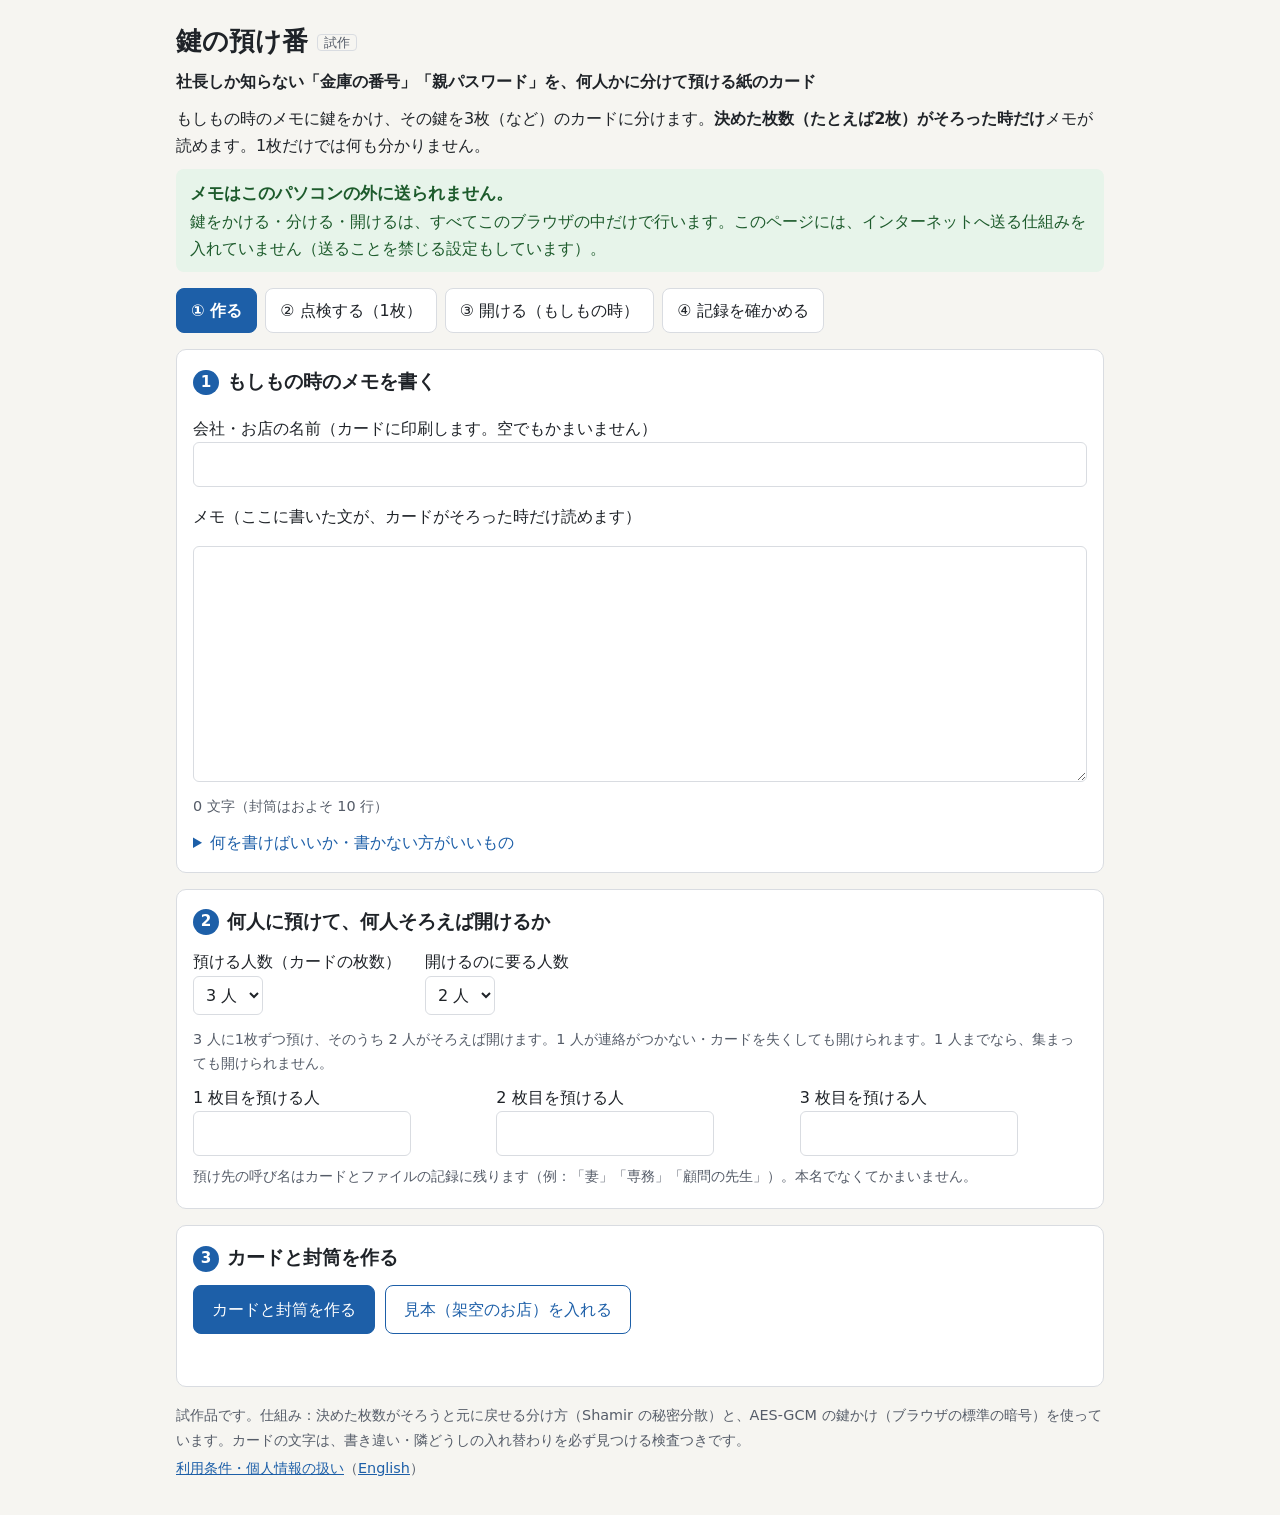
<file: index.html>
<!doctype html>
<html lang="ja">
<head>
<meta charset="utf-8">
<meta http-equiv="Content-Security-Policy" content="default-src 'none'; script-src 'self'; style-src 'self'; img-src data:; connect-src 'none'; base-uri 'none'; form-action 'none'">
<meta name="referrer" content="no-referrer">
<meta name="viewport" content="width=device-width, initial-scale=1">
<title>鍵の預け番（試作）</title>
<link rel="stylesheet" href="style.css">
</head>
<body>
<div class="screen">
<header class="top">
  <h1>鍵の預け番 <span class="tag">試作</span></h1>
  <p class="subtitle">社長しか知らない「金庫の番号」「親パスワード」を、何人かに分けて預ける紙のカード</p>
  <p class="lead">もしもの時のメモに鍵をかけ、その鍵を3枚（など）のカードに分けます。<strong>決めた枚数（たとえば2枚）がそろった時だけ</strong>メモが読めます。1枚だけでは何も分かりません。</p>
  <p class="privacy" role="note"><strong>メモはこのパソコンの外に送られません。</strong>鍵をかける・分ける・開けるは、すべてこのブラウザの中だけで行います。このページには、インターネットへ送る仕組みを入れていません（送ることを禁じる設定もしています）。</p>
</header>

<nav class="tabs" aria-label="使い方を選ぶ">
  <button type="button" class="tab" data-tab="make" aria-pressed="true">① 作る</button>
  <button type="button" class="tab" data-tab="check" aria-pressed="false">② 点検する（1枚）</button>
  <button type="button" class="tab" data-tab="open" aria-pressed="false">③ 開ける（もしもの時）</button>
  <button type="button" class="tab" data-tab="log" aria-pressed="false">④ 記録を確かめる</button>
</nav>

<main>
<!-- ① 作る -->
<section id="tab-make" class="panel">
  <div class="card">
    <h2><span class="num">1</span>もしもの時のメモを書く</h2>
    <p><label for="company">会社・お店の名前（カードに印刷します。空でもかまいません）</label><br>
      <input type="text" id="company" class="wide" maxlength="60" autocomplete="off"></p>
    <p><label for="memo">メモ（ここに書いた文が、カードがそろった時だけ読めます）</label></p>
    <textarea id="memo" rows="8" class="wide" spellcheck="false" autocomplete="off"></textarea>
    <p class="small" id="memo-count" aria-live="polite"></p>
    <details class="hint">
      <summary>何を書けばいいか・書かない方がいいもの</summary>
      <ul>
        <li><strong>書くとよいもの：</strong>パスワード管理アプリの「親パスワード」、金庫の番号、ホームページ（ドメイン）の管理会社とログインの場所、会社のメールの管理者の入り方、大事な書類の置き場所、連絡する人（顧問の先生・取引先）。</li>
        <li><strong>短く書く：</strong>もしもの時、封筒の文字を打ち直すことがあります。長いほど大変です。細かいことは「置き場所」だけ書き、本体はパスワード管理アプリや金庫に置くのがおすすめです。</li>
        <li><strong>銀行のネットバンキングのパスワード：</strong>銀行の決まり（規約）で、他の人に知らせる・管理を任せると補償の対象外になる例があります。書く前に取引銀行の規約を確かめてください。代わりに「取引銀行と支店、担当の方の連絡先、窓口での手続きが要ること」を書く方法があります。</li>
        <li>このメモは法律上の遺言や、契約の書類にはなりません。</li>
      </ul>
    </details>
  </div>

  <div class="card">
    <h2><span class="num">2</span>何人に預けて、何人そろえば開けるか</h2>
    <div class="row-opts">
      <p><label for="n">預ける人数（カードの枚数）</label><br><select id="n"></select></p>
      <p><label for="k">開けるのに要る人数</label><br><select id="k"></select></p>
    </div>
    <p class="small" id="nk-explain"></p>
    <div id="holders" class="holders"></div>
    <p class="small">預け先の呼び名はカードとファイルの記録に残ります（例：「妻」「専務」「顧問の先生」）。本名でなくてかまいません。</p>
  </div>

  <div class="card">
    <h2><span class="num">3</span>カードと封筒を作る</h2>
    <div class="btns">
      <button type="button" class="btn primary" id="make">カードと封筒を作る</button>
      <button type="button" class="btn" id="sample">見本（架空のお店）を入れる</button>
    </div>
    <p id="make-msg" class="msg" role="status" aria-live="polite"></p>
    <div id="made" hidden>
      <div class="summary" id="made-summary"></div>
      <div class="btns">
        <button type="button" class="btn primary" id="print-btn">カードを印刷する</button>
        <button type="button" class="btn" id="save">ファイル（封筒と記録）を保存する</button>
        <button type="button" class="btn" id="clear">画面から消す</button>
      </div>
      <ol class="todo">
        <li>カードを印刷し、<strong>1枚ずつ別の人に</strong>渡します（同じ人・同じ場所に2枚置かない）。</li>
        <li>ファイルは持ち主の手元（USBメモリなど）にも保存します。封筒は各カードにも印刷されているので、ファイルを失くしても開けられます。</li>
        <li>年に1回、預けた人に「② 点検する」でカードが読めるか確かめてもらうと安心です。</li>
        <li>終わったら、このページを閉じてください（メモは画面にしか残っていません）。</li>
      </ol>
      <details class="hint"><summary>作ったカードを画面で見る</summary><div id="made-cards"></div></details>
    </div>
  </div>
</section>

<!-- ② 点検 -->
<section id="tab-check" class="panel" hidden>
  <div class="card">
    <h2><span class="num">1</span>カード1枚を打ち込む</h2>
    <p class="small">預かった人が、カードがちゃんと読めるかを確かめます。<strong>1枚では何も開きません</strong>（中身は分かりません）。</p>
    <textarea id="check-code" rows="3" class="wide code" spellcheck="false" autocomplete="off" aria-label="カードの文字"></textarea>
    <p class="small">ファイル（封筒と記録）があれば、どの預け先のカードかも分かります：
      <label class="btn small-btn" for="check-file">ファイルを選ぶ</label><input type="file" id="check-file" class="visually-hidden" accept=".txt,text/plain">
      <span id="check-file-name"></span></p>
    <div class="btns"><button type="button" class="btn primary" id="check">確かめる</button></div>
    <div id="check-result" class="msg" role="status" aria-live="polite"></div>
    <div id="check-log" hidden>
      <p><label for="check-who">点検した人</label><br><input type="text" id="check-who" maxlength="40" autocomplete="off"></p>
      <button type="button" class="btn" id="check-save">点検したことを記録に足して保存する</button>
    </div>
  </div>
</section>

<!-- ③ 開ける -->
<section id="tab-open" class="panel" hidden>
  <div class="card">
    <h2><span class="num">1</span>カードを打ち込む</h2>
    <p class="small">そろったカードを1枚ずつ入れてください。小文字・全角でもかまいません。「O（オー）」は「0」、「I」「L」は「1」として読みます。</p>
    <div id="open-codes"></div>
    <button type="button" class="link" id="open-add">＋ 欄を増やす</button>
  </div>
  <div class="card">
    <h2><span class="num">2</span>封筒の文字を入れる</h2>
    <p class="small">カードの下に印刷した「封筒」の行（「01:」で始まる行）を全部入れるか、保存したファイルを選んでください。</p>
    <p><label class="btn small-btn" for="open-file">ファイルを選ぶ</label><input type="file" id="open-file" class="visually-hidden" accept=".txt,text/plain"> <span id="open-file-name"></span></p>
    <textarea id="open-env" rows="8" class="wide code" spellcheck="false" autocomplete="off" aria-label="封筒の文字"></textarea>
    <div class="btns"><button type="button" class="btn primary" id="open">開ける</button></div>
    <div id="open-msg" class="msg" role="status" aria-live="polite"></div>
    <div id="opened" hidden>
      <div class="memo-out" id="opened-memo"></div>
      <p class="warn">開けたカードは、何人かの目に触れました。落ち着いたら、新しい組を作り直してください（古いカードは捨てる）。</p>
      <div id="open-log" hidden>
        <p><label for="open-who">開けた人</label><br><input type="text" id="open-who" maxlength="40" autocomplete="off"></p>
        <button type="button" class="btn" id="open-save">開けたことを記録に足して保存する</button>
      </div>
      <button type="button" class="btn" id="open-clear">画面から消す</button>
    </div>
  </div>
</section>

<!-- ④ 記録 -->
<section id="tab-log" class="panel" hidden>
  <div class="card">
    <h2><span class="num">1</span>ファイルを選ぶ</h2>
    <p><label class="btn small-btn" for="log-file">ファイルを選ぶ</label><input type="file" id="log-file" class="visually-hidden" accept=".txt,text/plain"> <span id="log-file-name"></span></p>
    <p><label for="log-anchor">カードに印刷した「記録の印」（あれば。例：76C3-CC45）</label><br><input type="text" id="log-anchor" maxlength="12" autocomplete="off"></p>
    <div class="btns"><button type="button" class="btn primary" id="log-check">確かめる</button></div>
    <div id="log-msg" class="msg" role="status" aria-live="polite"></div>
    <div id="log-table"></div>
    <p class="small">記録は1行ずつ前の行とつながっています。途中の行を書き換える・消すと分かります。ただし、ファイルを持つ人が全部を作り直すと、カードに印刷した最初の行より後ろは見分けられません。点検のたびに「最新の印」をカードの余白に手書きしておくと、そこまでは守れます。</p>
  </div>
</section>
</main>

<footer class="foot">
  <p class="small">試作品です。仕組み：決めた枚数がそろうと元に戻せる分け方（Shamir の秘密分散）と、AES-GCM の鍵かけ（ブラウザの標準の暗号）を使っています。カードの文字は、書き違い・隣どうしの入れ替わりを必ず見つける検査つきです。</p>
  <p class="small"><a href="terms.html">利用条件・個人情報の扱い</a>（<a href="terms-en.html" lang="en">English</a>）</p>
</footer>
</div>

<!-- 印刷用（画面には出さない） -->
<div id="print-area" class="print-only" aria-hidden="true"></div>

<script src="engine.js"></script>
<script src="app.js"></script>
</body>
</html>
</file>
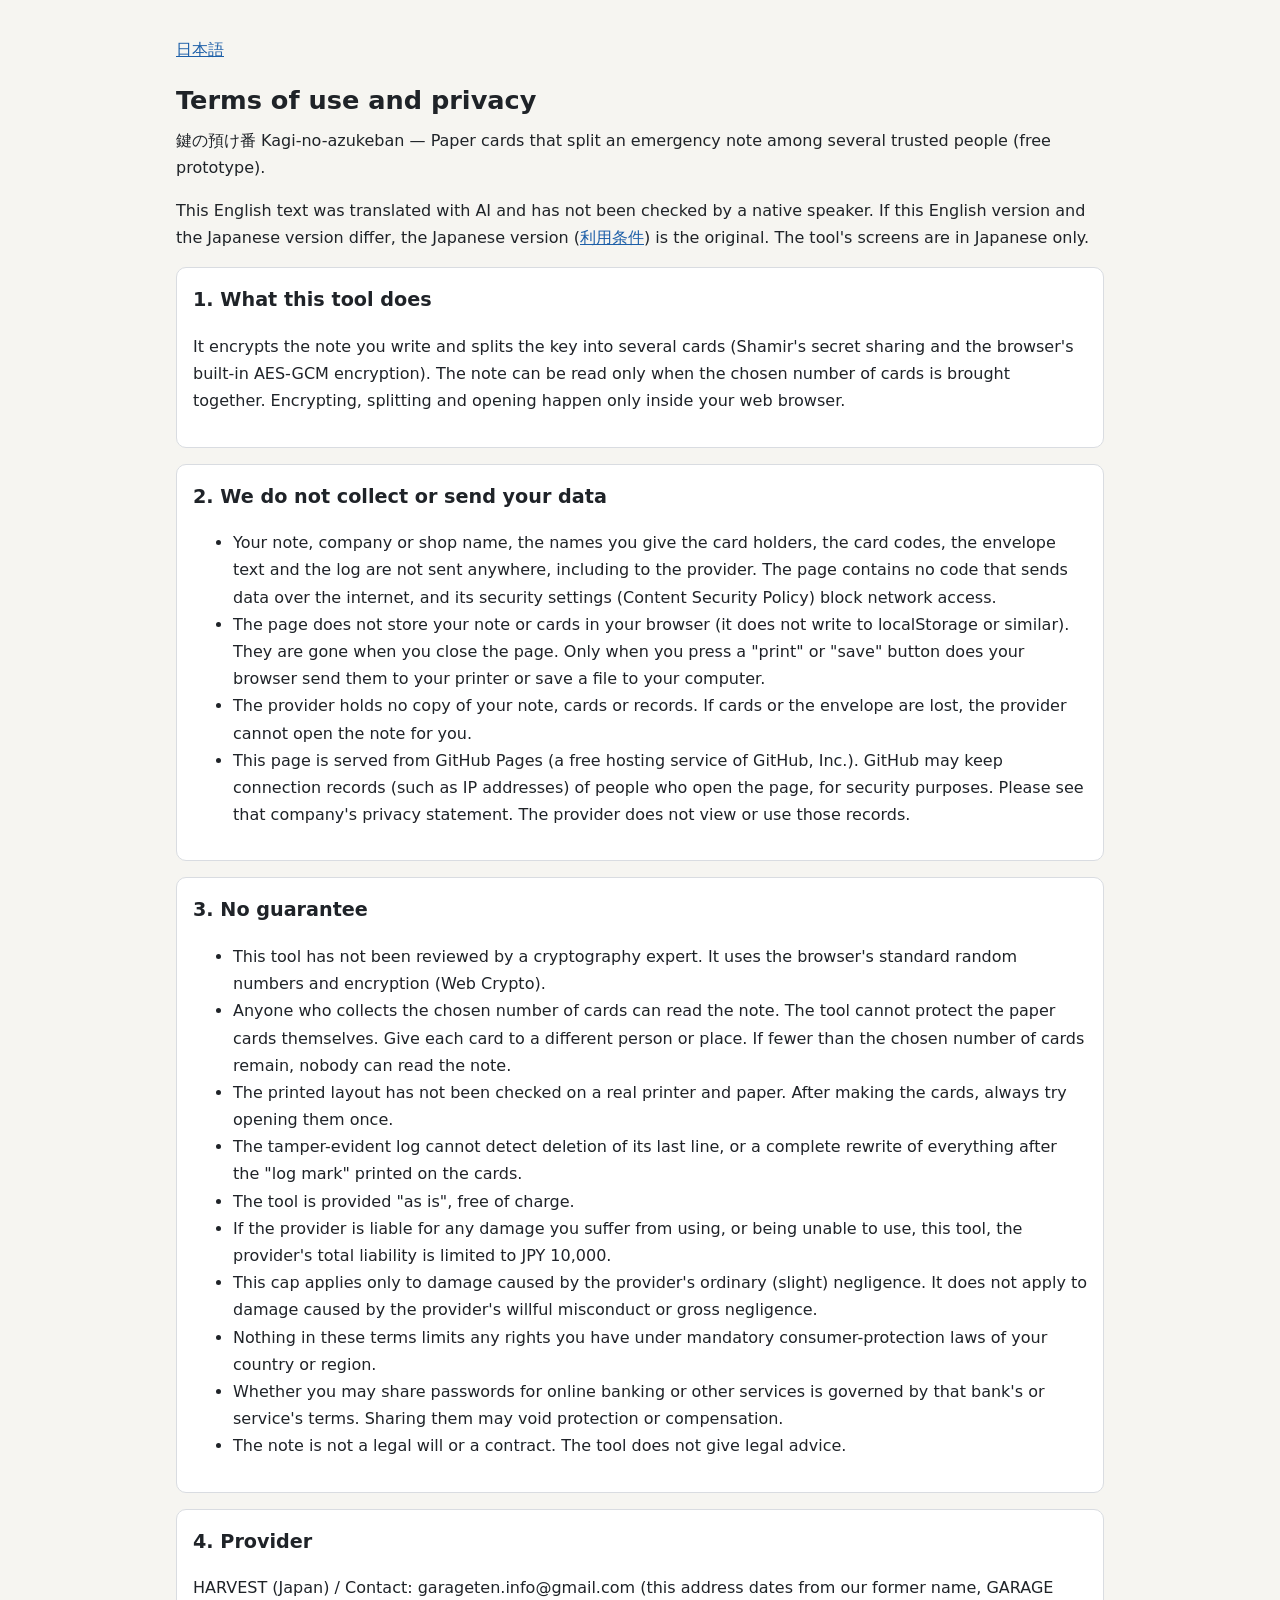
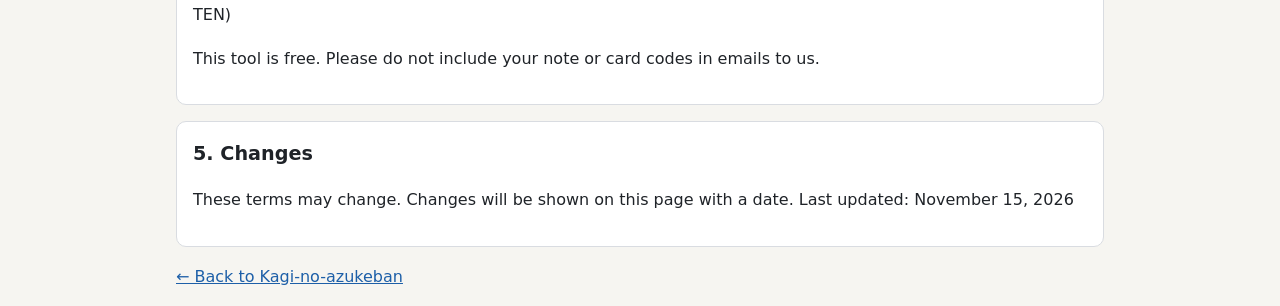
<file: terms-en.html>
<!doctype html>
<html lang="en">
<head>
<meta charset="utf-8">
<meta name="viewport" content="width=device-width, initial-scale=1">
<meta http-equiv="Content-Security-Policy" content="default-src 'none'; style-src 'self'; img-src data:; base-uri 'none'; form-action 'none'">
<meta name="referrer" content="no-referrer">
<title>Kagi-no-azukeban terms</title>
<link rel="stylesheet" href="style.css">
</head>
<body>
<header class="top">
  <p><a href="terms.html" lang="ja">日本語</a></p>
  <h1>Terms of use and privacy</h1>
  <p class="lead">鍵の預け番 Kagi-no-azukeban — Paper cards that split an emergency note among several trusted people (free prototype).</p>
  <p>This English text was translated with AI and has not been checked by a native speaker. If this English version and the Japanese version differ, the Japanese version (<a href="terms.html">利用条件</a>) is the original. The tool's screens are in Japanese only.</p>
</header>
<main>
  <section class="card">
    <h2>1. What this tool does</h2>
    <p>It encrypts the note you write and splits the key into several cards (Shamir's secret sharing and the browser's built-in AES-GCM encryption). The note can be read only when the chosen number of cards is brought together. Encrypting, splitting and opening happen only inside your web browser.</p>
  </section>
  <section class="card">
    <h2>2. We do not collect or send your data</h2>
    <ul>
      <li>Your note, company or shop name, the names you give the card holders, the card codes, the envelope text and the log are not sent anywhere, including to the provider. The page contains no code that sends data over the internet, and its security settings (Content Security Policy) block network access.</li>
      <li>The page does not store your note or cards in your browser (it does not write to localStorage or similar). They are gone when you close the page. Only when you press a "print" or "save" button does your browser send them to your printer or save a file to your computer.</li>
      <li>The provider holds no copy of your note, cards or records. If cards or the envelope are lost, the provider cannot open the note for you.</li>
      <li>This page is served from GitHub Pages (a free hosting service of GitHub, Inc.). GitHub may keep connection records (such as IP addresses) of people who open the page, for security purposes. Please see that company's privacy statement. The provider does not view or use those records.</li>
    </ul>
  </section>
  <section class="card">
    <h2>3. No guarantee</h2>
    <ul>
      <li>This tool has not been reviewed by a cryptography expert. It uses the browser's standard random numbers and encryption (Web Crypto).</li>
      <li>Anyone who collects the chosen number of cards can read the note. The tool cannot protect the paper cards themselves. Give each card to a different person or place. If fewer than the chosen number of cards remain, nobody can read the note.</li>
      <li>The printed layout has not been checked on a real printer and paper. After making the cards, always try opening them once.</li>
      <li>The tamper-evident log cannot detect deletion of its last line, or a complete rewrite of everything after the "log mark" printed on the cards.</li>
      <li>The tool is provided "as is", free of charge.</li>
      <li>If the provider is liable for any damage you suffer from using, or being unable to use, this tool, the provider's total liability is limited to JPY 10,000.</li>
      <li>This cap applies only to damage caused by the provider's ordinary (slight) negligence. It does not apply to damage caused by the provider's willful misconduct or gross negligence.</li>
      <li>Nothing in these terms limits any rights you have under mandatory consumer-protection laws of your country or region.</li>
      <li>Whether you may share passwords for online banking or other services is governed by that bank's or service's terms. Sharing them may void protection or compensation.</li>
      <li>The note is not a legal will or a contract. The tool does not give legal advice.</li>
    </ul>
  </section>
  <section class="card">
    <h2>4. Provider</h2>
    <p>HARVEST (Japan) / Contact: garageten.info@gmail.com (this address dates from our former name, GARAGE TEN)</p>
    <p>This tool is free. Please do not include your note or card codes in emails to us.</p>
  </section>
  <section class="card">
    <h2>5. Changes</h2>
    <p>These terms may change. Changes will be shown on this page with a date. Last updated: November 15, 2026</p>
  </section>
  <p><a href="index.html">← Back to Kagi-no-azukeban</a></p>
</main>
</body>
</html>
</file>
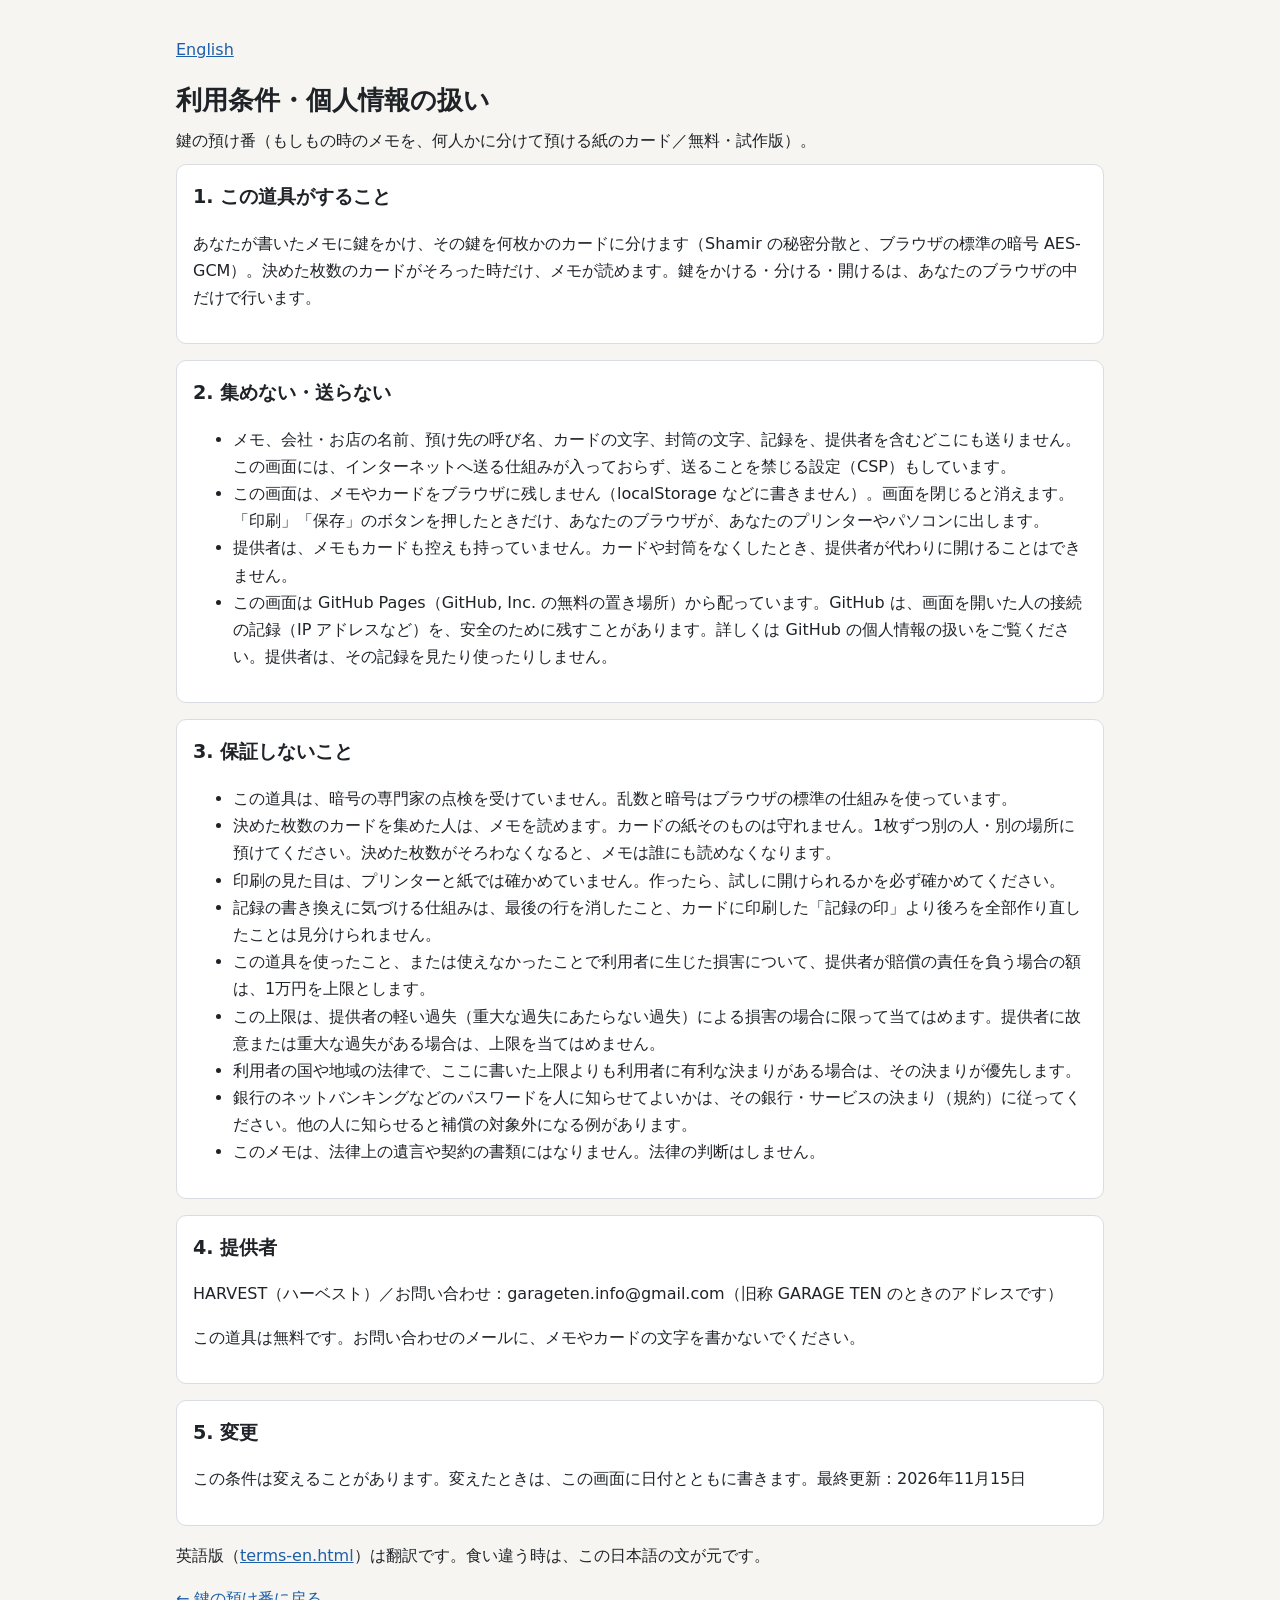
<file: terms.html>
<!doctype html>
<html lang="ja">
<head>
<meta charset="utf-8">
<meta name="viewport" content="width=device-width, initial-scale=1">
<meta http-equiv="Content-Security-Policy" content="default-src 'none'; style-src 'self'; img-src data:; base-uri 'none'; form-action 'none'">
<meta name="referrer" content="no-referrer">
<title>利用条件・個人情報の扱い</title>
<link rel="stylesheet" href="style.css">
</head>
<body>
<header class="top">
  <p><a href="terms-en.html" lang="en">English</a></p>
  <h1>利用条件・個人情報の扱い</h1>
  <p class="lead">鍵の預け番（もしもの時のメモを、何人かに分けて預ける紙のカード／無料・試作版）。</p>
</header>
<main>
  <section class="card">
    <h2>1. この道具がすること</h2>
    <p>あなたが書いたメモに鍵をかけ、その鍵を何枚かのカードに分けます（Shamir の秘密分散と、ブラウザの標準の暗号 AES-GCM）。決めた枚数のカードがそろった時だけ、メモが読めます。鍵をかける・分ける・開けるは、あなたのブラウザの中だけで行います。</p>
  </section>
  <section class="card">
    <h2>2. 集めない・送らない</h2>
    <ul>
      <li>メモ、会社・お店の名前、預け先の呼び名、カードの文字、封筒の文字、記録を、提供者を含むどこにも送りません。この画面には、インターネットへ送る仕組みが入っておらず、送ることを禁じる設定（CSP）もしています。</li>
      <li>この画面は、メモやカードをブラウザに残しません（localStorage などに書きません）。画面を閉じると消えます。「印刷」「保存」のボタンを押したときだけ、あなたのブラウザが、あなたのプリンターやパソコンに出します。</li>
      <li>提供者は、メモもカードも控えも持っていません。カードや封筒をなくしたとき、提供者が代わりに開けることはできません。</li>
      <li>この画面は GitHub Pages（GitHub, Inc. の無料の置き場所）から配っています。GitHub は、画面を開いた人の接続の記録（IP アドレスなど）を、安全のために残すことがあります。詳しくは GitHub の個人情報の扱いをご覧ください。提供者は、その記録を見たり使ったりしません。</li>
    </ul>
  </section>
  <section class="card">
    <h2>3. 保証しないこと</h2>
    <ul>
      <li>この道具は、暗号の専門家の点検を受けていません。乱数と暗号はブラウザの標準の仕組みを使っています。</li>
      <li>決めた枚数のカードを集めた人は、メモを読めます。カードの紙そのものは守れません。1枚ずつ別の人・別の場所に預けてください。決めた枚数がそろわなくなると、メモは誰にも読めなくなります。</li>
      <li>印刷の見た目は、プリンターと紙では確かめていません。作ったら、試しに開けられるかを必ず確かめてください。</li>
      <li>記録の書き換えに気づける仕組みは、最後の行を消したこと、カードに印刷した「記録の印」より後ろを全部作り直したことは見分けられません。</li>
      <li>この道具を使ったこと、または使えなかったことで利用者に生じた損害について、提供者が賠償の責任を負う場合の額は、1万円を上限とします。</li>
      <li>この上限は、提供者の軽い過失（重大な過失にあたらない過失）による損害の場合に限って当てはめます。提供者に故意または重大な過失がある場合は、上限を当てはめません。</li>
      <li>利用者の国や地域の法律で、ここに書いた上限よりも利用者に有利な決まりがある場合は、その決まりが優先します。</li>
      <li>銀行のネットバンキングなどのパスワードを人に知らせてよいかは、その銀行・サービスの決まり（規約）に従ってください。他の人に知らせると補償の対象外になる例があります。</li>
      <li>このメモは、法律上の遺言や契約の書類にはなりません。法律の判断はしません。</li>
    </ul>
  </section>
  <section class="card">
    <h2>4. 提供者</h2>
    <p>HARVEST（ハーベスト）／お問い合わせ：garageten.info@gmail.com（旧称 GARAGE TEN のときのアドレスです）</p>
    <p>この道具は無料です。お問い合わせのメールに、メモやカードの文字を書かないでください。</p>
  </section>
  <section class="card">
    <h2>5. 変更</h2>
    <p>この条件は変えることがあります。変えたときは、この画面に日付とともに書きます。最終更新：2026年11月15日</p>
  </section>
  <p>英語版（<a href="terms-en.html">terms-en.html</a>）は翻訳です。食い違う時は、この日本語の文が元です。</p>
  <p><a href="index.html">← 鍵の預け番に戻る</a></p>
</main>
</body>
</html>
</file>
<file: style.css>
:root {
  --bg: #f6f5f1;
  --card: #ffffff;
  --ink: #1f2328;
  --sub: #555c68;
  --line: #d9dce1;
  --accent: #1d5fa8;
  --accent-ink: #ffffff;
  --ok-bg: #e7f4ea;
  --ok-ink: #1d5b2c;
  --err-bg: #fde8e8;
  --err-ink: #8a1c1c;
  --warn-bg: #fff4d6;
  --warn-ink: #5c4200;
  --code-bg: #f1f3f6;
}
@media (prefers-color-scheme: dark) {
  :root {
    --bg: #17191c;
    --card: #22252a;
    --ink: #e9eaec;
    --sub: #b0b6c0;
    --line: #3a3f46;
    --accent: #6aa5ec;
    --accent-ink: #0d1a2b;
    --ok-bg: #1c3523;
    --ok-ink: #b8e6c3;
    --err-bg: #4a1f1f;
    --err-ink: #ffd0d0;
    --warn-bg: #3d3110;
    --warn-ink: #ffe7a8;
    --code-bg: #2b2f35;
  }
}

* { box-sizing: border-box; }
[hidden] { display: none !important; }
html { -webkit-text-size-adjust: 100%; }
body {
  margin: 0; background: var(--bg); color: var(--ink);
  font-family: "Hiragino Sans", "Hiragino Kaku Gothic ProN", "Yu Gothic UI", "Yu Gothic", Meiryo, system-ui, sans-serif;
  font-size: 16px; line-height: 1.7;
}
.top, main, .foot, .tabs { max-width: 960px; margin: 0 auto; padding: 0 16px; }
.top { padding-top: 20px; }
h1 { font-size: 1.6rem; margin: 0 0 4px; }
h2 { font-size: 1.2rem; margin: 0 0 10px; display: flex; align-items: center; gap: 8px; }
.tag { font-size: .8rem; font-weight: normal; border: 1px solid var(--line); border-radius: 4px; padding: 0 6px; color: var(--sub); vertical-align: middle; }
.subtitle { margin: 0 0 10px; font-weight: 700; }
.lead { margin: 0 0 10px; }
.privacy { background: var(--ok-bg); color: var(--ok-ink); border-radius: 8px; padding: 10px 14px; margin: 0 0 16px; }
.privacy strong { display: block; font-size: 1.05rem; }

.tabs { display: flex; flex-wrap: wrap; gap: 8px; margin-bottom: 16px; }
.tab { font: inherit; cursor: pointer; border: 1px solid var(--line); background: var(--card); color: var(--ink); border-radius: 8px; padding: 8px 14px; min-height: 44px; }
.tab[aria-pressed="true"] { border-color: var(--accent); background: var(--accent); color: var(--accent-ink); font-weight: 700; }

.card { background: var(--card); border: 1px solid var(--line); border-radius: 10px; padding: 16px; margin: 0 0 16px; }
.num { display: inline-flex; width: 1.7em; height: 1.7em; border-radius: 50%; background: var(--accent); color: var(--accent-ink); align-items: center; justify-content: center; font-size: .95rem; flex: none; }
.small { font-size: .9rem; color: var(--sub); margin: 4px 0; }
.small.bad { color: var(--err-ink); font-weight: 700; }

input[type="text"], textarea, select {
  font: inherit; padding: 8px; border-radius: 6px; border: 1px solid var(--line); background: var(--card); color: var(--ink); max-width: 100%;
}
.wide { width: 100%; }
.code, .mono { font-family: Consolas, "BIZ UDGothic", "MS Gothic", monospace; letter-spacing: .04em; }
textarea.code { font-size: 1.05rem; }
.row-opts { display: flex; flex-wrap: wrap; gap: 8px 24px; }
.row-opts p { margin: 0 0 8px; }
.holders { display: grid; grid-template-columns: repeat(auto-fill, minmax(220px, 1fr)); gap: 0 16px; }
.holders p { margin: 4px 0; }

.btn {
  display: inline-block; font: inherit; font-size: 1rem; cursor: pointer;
  border: 1px solid var(--accent); color: var(--accent); background: transparent;
  border-radius: 8px; padding: 10px 18px; min-height: 44px;
}
.btn.primary { background: var(--accent); color: var(--accent-ink); }
.btn:disabled { opacity: .6; cursor: wait; }
.small-btn { padding: 4px 12px; min-height: 36px; font-size: .9rem; }
.btn:focus-visible, .tab:focus-visible, .link:focus-visible, input:focus-visible, textarea:focus-visible, select:focus-visible, summary:focus-visible, label.btn:focus-within { outline: 3px solid var(--accent); outline-offset: 2px; }
.btns { display: flex; flex-wrap: wrap; gap: 10px; margin: 8px 0; }
.link { font: inherit; background: none; border: none; color: var(--accent); text-decoration: underline; cursor: pointer; padding: 4px 2px; }
.visually-hidden { position: absolute !important; width: 1px; height: 1px; overflow: hidden; clip: rect(0 0 0 0); white-space: nowrap; border: 0; padding: 0; margin: -1px; }

.msg { margin: 10px 0; min-height: 1em; }
.msg.good { background: var(--ok-bg); color: var(--ok-ink); padding: 10px 14px; border-radius: 8px; }
.msg.bad { background: var(--err-bg); color: var(--err-ink); padding: 10px 14px; border-radius: 8px; }
.warn { background: var(--warn-bg); color: var(--warn-ink); padding: 10px 14px; border-radius: 8px; }
.hint { margin-top: 10px; }
.hint summary { cursor: pointer; color: var(--accent); }
.summary p { margin: 2px 0; }
.todo li { margin: 4px 0; }
.card-preview { border-top: 1px dashed var(--line); padding: 8px 0; }
.code-lines { background: var(--code-bg); padding: 8px 10px; border-radius: 6px; overflow-wrap: anywhere; }
.memo-out { background: var(--code-bg); border-radius: 8px; padding: 12px; margin: 10px 0; }
.memo-text { white-space: pre-wrap; overflow-wrap: anywhere; font: inherit; margin: 0; }
.logt { border-collapse: collapse; width: 100%; font-size: .92rem; margin: 10px 0; }
.logt th, .logt td { border: 1px solid var(--line); padding: 4px 6px; text-align: left; vertical-align: top; }
.logt tr.broken td { background: var(--err-bg); color: var(--err-ink); }
#log-table { overflow-x: auto; }
.foot { padding-bottom: 30px; }

/* 印刷：画面の部分は隠し、カードだけ出す */
.print-only { display: none; }
@media print {
  .screen { display: none !important; }
  .print-only { display: block !important; color: #000; background: #fff; }
  body { background: #fff; font-size: 11pt; line-height: 1.5; }
  .sheet { page-break-after: always; break-after: page; padding: 0; }
  .sheet h1 { font-size: 16pt; margin: 0 0 4pt; }
  .sheet h2 { font-size: 11.5pt; margin: 10pt 0 4pt; display: block; }
  .sheet .big { font-size: 12pt; font-weight: 700; margin: 0 0 6pt; }
  .facts { border-collapse: collapse; width: 100%; }
  .facts th, .facts td, .handwrite th, .handwrite td { border: 1px solid #000; padding: 3pt 6pt; text-align: left; }
  .facts th { width: 7em; }
  .codebox { border: 2px solid #000; padding: 8pt 10pt; font-size: 17pt; line-height: 1.6; letter-spacing: .06em; }
  .envbox { font-size: 9pt; line-height: 1.35; column-count: 2; column-gap: 14pt; }
  .handwrite { border-collapse: collapse; width: 100%; }
  .handwrite td { height: 22pt; }
}

/* 文字のリンクの色（暗い画面でも読める濃さに・2026-11-15） */
a { color: var(--accent); }
</file>
